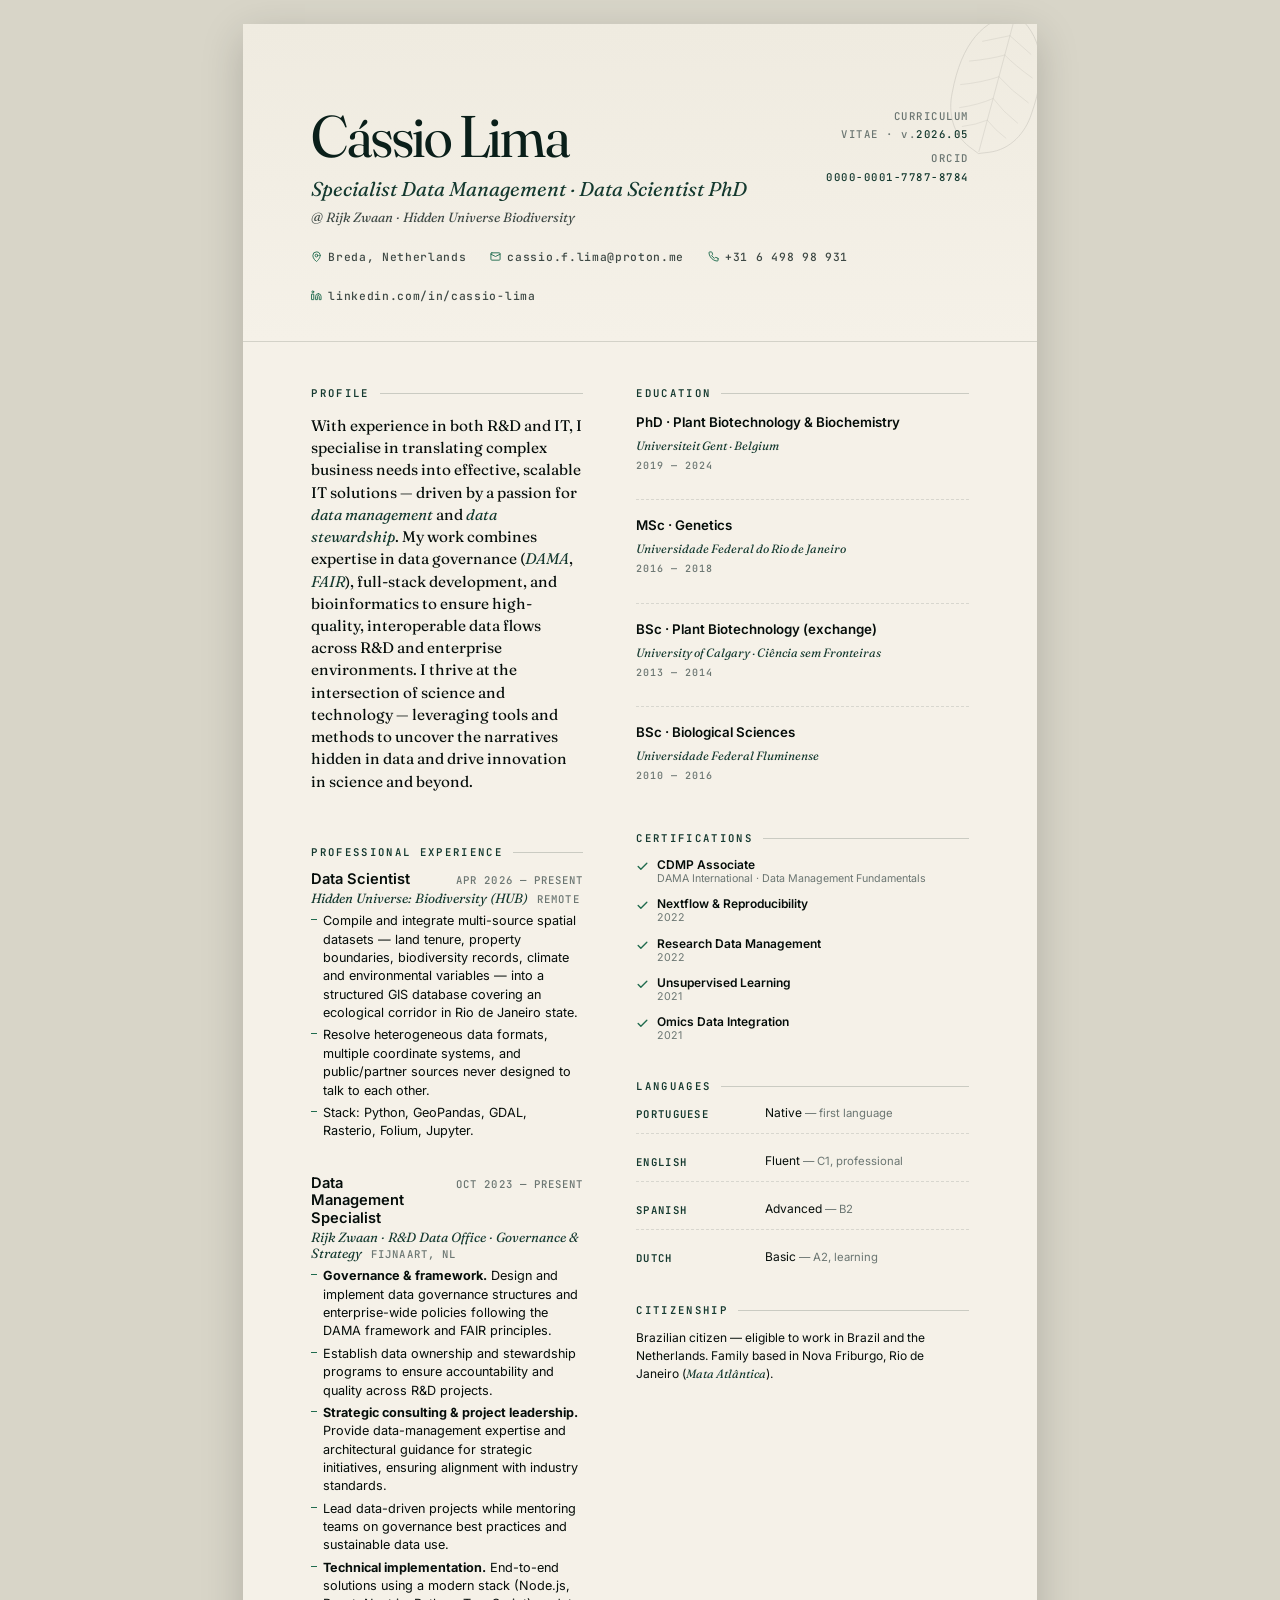
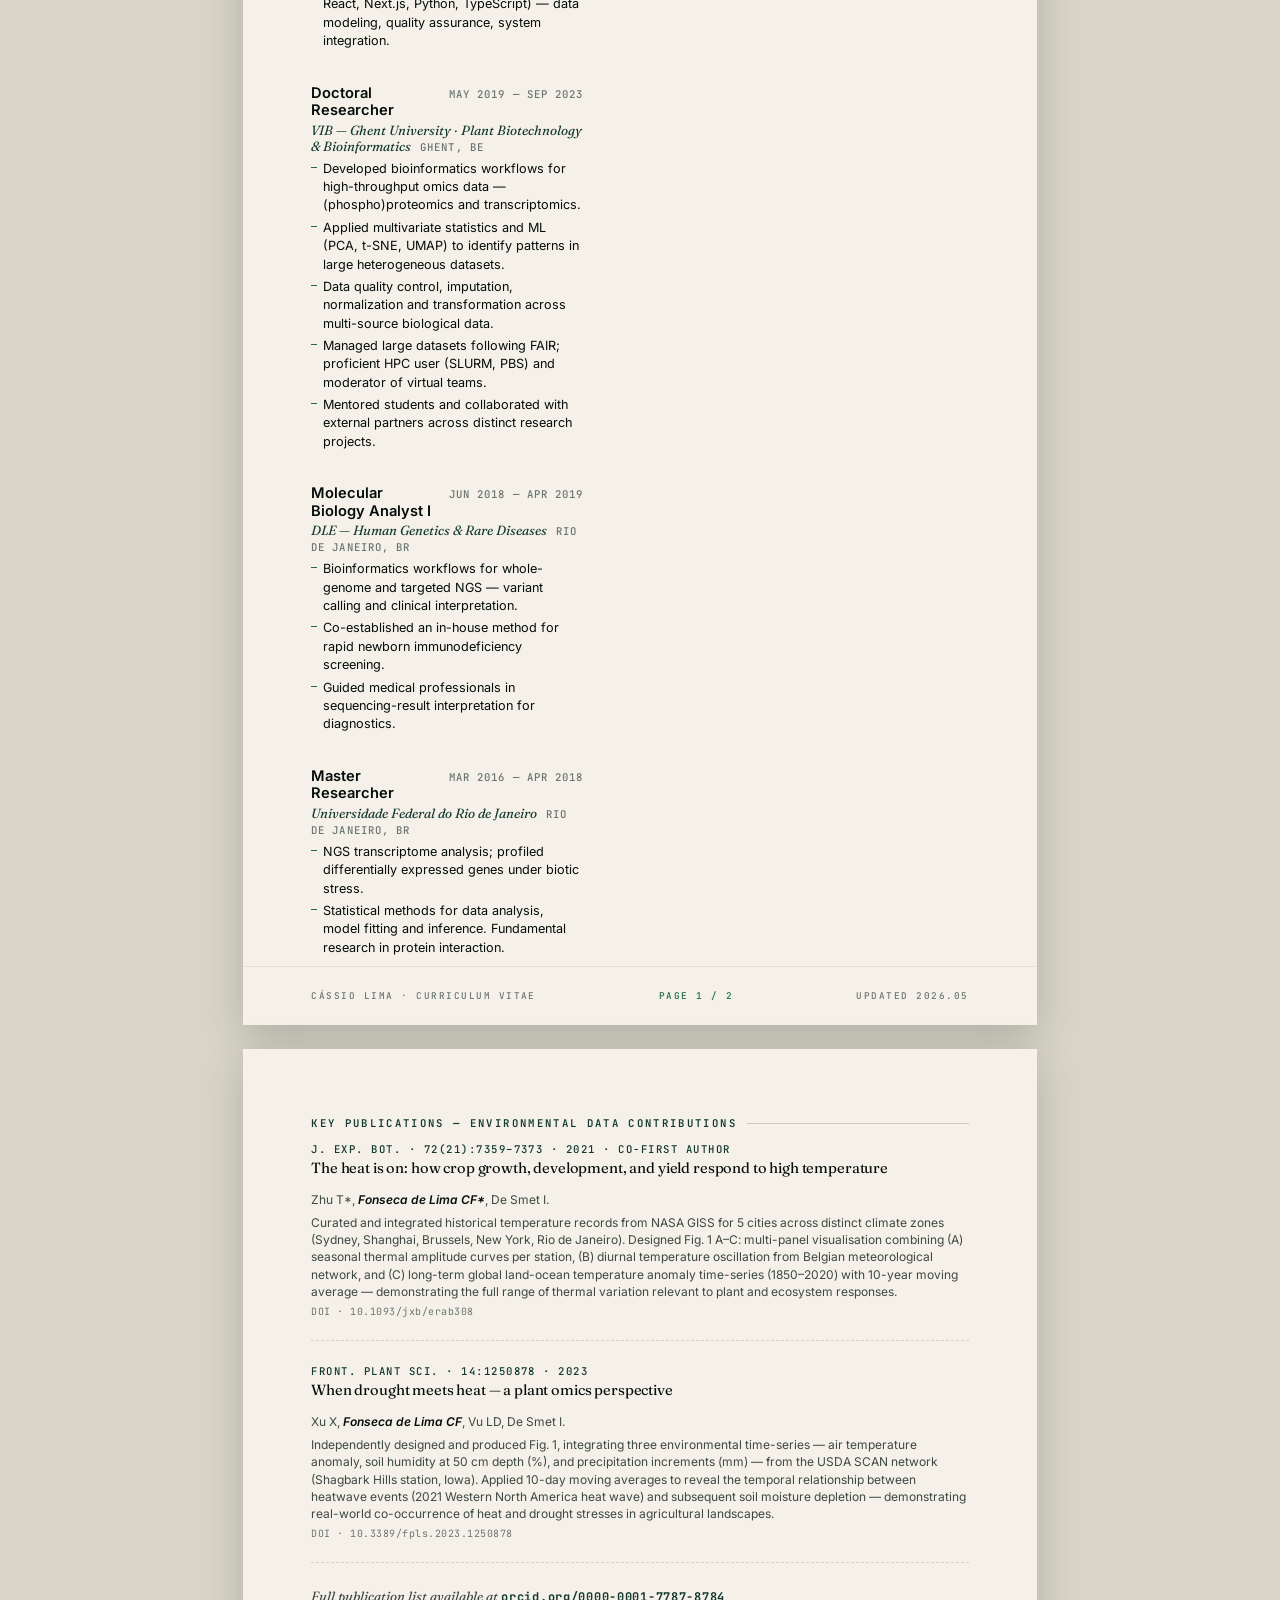
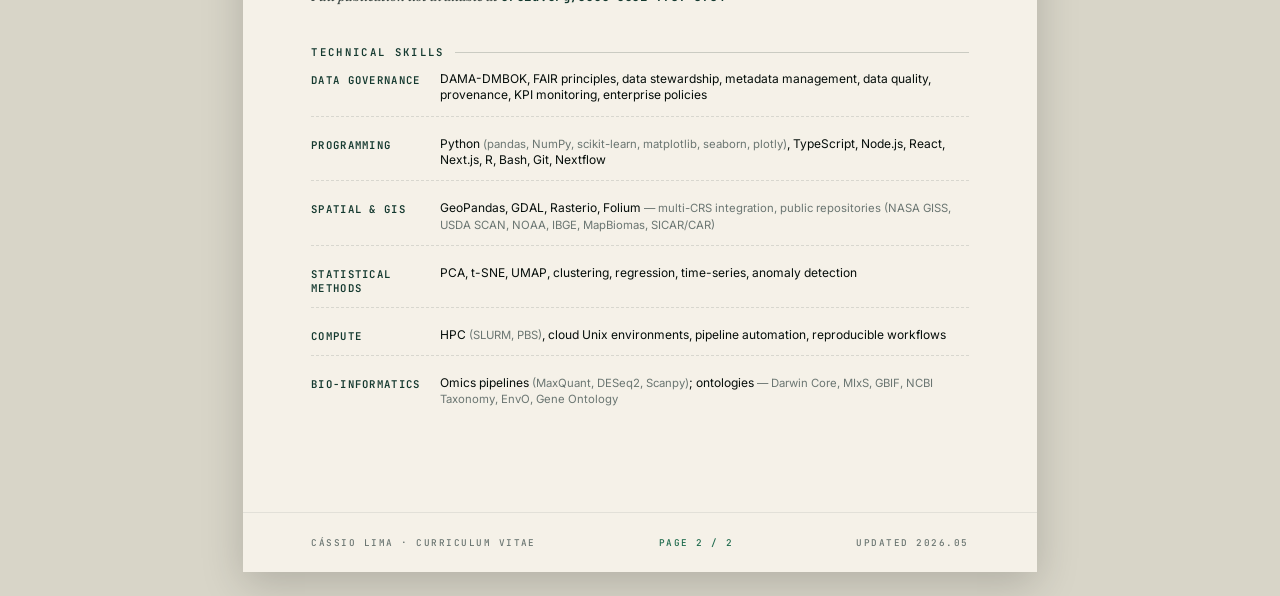
<file: cv/index.html>
<!DOCTYPE html>
<html lang="en" data-theme="light">
<head>
<meta charset="utf-8">
<title>Cássio Lima — CV</title>
<link rel="stylesheet" href="../colors_and_type.css">
<style>
  @page { size: A4; margin: 0; }
  html, body { background: #d8d5c8; margin: 0; padding: 0; }
  body { font-family: var(--font-sans); color: var(--ink); -webkit-print-color-adjust: exact; print-color-adjust: exact; }

  .page {
    width: 210mm;
    min-height: 297mm;
    margin: 24px auto;
    background: var(--paper);
    color: var(--ink);
    box-shadow: 0 12px 40px rgba(0,0,0,0.18);
    position: relative;
    overflow: hidden;
    page-break-after: always;
  }
  .page:last-child { page-break-after: auto; }

  @media print {
    html, body { background: white; }
    .page { margin: 0; box-shadow: none; width: 210mm; min-height: 297mm; }
  }

  /* ============ HEADER ============ */
  .cv-header {
    padding: 22mm 18mm 10mm 18mm;
    border-bottom: 1px solid rgba(10,31,26,0.12);
    position: relative;
    background: linear-gradient(180deg, #efebe0 0%, var(--paper) 100%);
  }
  .cv-header::before {
    content: '';
    position: absolute;
    top: 0; right: 0;
    width: 160px; height: 160px;
    background: url('../assets/leaf-venation.svg') center / contain no-repeat;
    color: var(--chloro-500);
    opacity: 0.18;
    transform: translate(40px, -20px) rotate(15deg);
    pointer-events: none;
  }
  .cv-id {
    display: flex; align-items: flex-start; justify-content: space-between; gap: 24px;
    margin-bottom: 12px;
  }
  .cv-name {
    font-family: var(--font-serif);
    font-weight: 400;
    font-size: 44pt;
    line-height: 1;
    letter-spacing: -0.025em;
    color: #0a1f1a;
    margin: 0 0 6px;
    font-variation-settings: "opsz" 144, "SOFT" 30;
  }
  .cv-role {
    font-family: var(--font-serif);
    font-style: italic;
    font-size: 15pt;
    color: var(--chloro-700);
    margin: 0;
  }
  .cv-id-mono {
    text-align: right;
    font-family: var(--font-mono); font-weight: 500;
    font-size: 8pt; letter-spacing: 0.14em;
    color: var(--slate-500);
    line-height: 1.7;
  }
  .cv-id-mono .accent { color: var(--chloro-700); }

  .cv-contact {
    display: flex; gap: 24px; flex-wrap: wrap;
    font-family: var(--font-mono); font-weight: 500;
    font-size: 8.5pt; letter-spacing: 0.06em;
    color: var(--slate-700);
    padding-top: 8px;
  }
  .cv-contact span { display: inline-flex; align-items: center; gap: 6px; }
  .cv-contact svg { color: var(--chloro-500); flex-shrink: 0; }

  /* ============ BODY ============ */
  .cv-body {
    display: grid;
    grid-template-columns: 1fr 88mm;
    gap: 14mm;
    padding: 12mm 18mm 18mm 18mm;
  }
  .cv-main { display: flex; flex-direction: column; gap: 10mm; }
  .cv-aside { display: flex; flex-direction: column; gap: 10mm; }

  /* Section labels */
  .lbl {
    font-family: var(--font-mono); font-weight: 600;
    font-size: 8pt; letter-spacing: 0.22em;
    text-transform: uppercase; color: var(--chloro-700);
    display: flex; align-items: center; gap: 10px;
    margin: 0 0 12px;
  }
  .lbl::after {
    content: ''; flex: 1;
    height: 1px;
    background: rgba(10,31,26,0.18);
  }

  /* Profile */
  .profile {
    font-family: var(--font-serif);
    font-size: 11.5pt;
    line-height: 1.45;
    color: var(--ink);
  }
  .profile em { font-style: italic; color: var(--chloro-700); }

  /* Experience */
  .xp-item { margin-bottom: 9mm; }
  .xp-item:last-child { margin-bottom: 0; }
  .xp-head { display: flex; justify-content: space-between; align-items: baseline; gap: 16px; margin-bottom: 2px; }
  .xp-role {
    font-family: var(--font-sans);
    font-weight: 600;
    font-size: 11pt;
    color: var(--ink);
    margin: 0;
  }
  .xp-period {
    font-family: var(--font-mono); font-weight: 500;
    font-size: 8pt; letter-spacing: 0.10em;
    color: var(--slate-500);
    white-space: nowrap;
  }
  .xp-org {
    font-family: var(--font-serif); font-style: italic;
    font-size: 10pt;
    color: var(--chloro-700);
    margin-bottom: 6px;
  }
  .xp-org .place { color: var(--slate-500); font-style: normal; font-family: var(--font-mono); font-weight: 500; font-size: 8pt; letter-spacing: 0.10em; margin-left: 6px; }
  .xp-bullets {
    list-style: none;
    padding: 0; margin: 0;
    display: flex; flex-direction: column; gap: 4px;
  }
  .xp-bullets li {
    position: relative;
    padding-left: 12px;
    font-size: 9.5pt;
    line-height: 1.45;
    color: var(--ink);
  }
  .xp-bullets li::before {
    content: ''; position: absolute; left: 0; top: 7px;
    width: 6px; height: 1px;
    background: var(--chloro-500);
  }

  /* Publications */
  .pub-item { margin-bottom: 6mm; padding-bottom: 6mm; border-bottom: 1px dashed rgba(10,31,26,0.14); }
  .pub-item:last-child { border: none; margin-bottom: 0; padding-bottom: 0; }
  .pub-venue {
    font-family: var(--font-mono); font-weight: 500;
    font-size: 8pt; letter-spacing: 0.14em; text-transform: uppercase;
    color: var(--chloro-700);
    margin-bottom: 3px;
  }
  .pub-title {
    font-family: var(--font-serif);
    font-weight: 400;
    font-size: 11pt;
    line-height: 1.3;
    letter-spacing: -0.01em;
    color: var(--ink);
    margin: 0 0 4px;
  }
  .pub-authors {
    font-size: 9pt;
    color: var(--slate-700);
    margin-bottom: 4px;
  }
  .pub-authors .me { color: var(--ink); font-weight: 600; font-style: italic; }
  .pub-blurb {
    font-size: 9pt; line-height: 1.45;
    color: var(--slate-700);
    margin: 0;
  }
  .pub-doi {
    font-family: var(--font-mono);
    font-size: 7.5pt; letter-spacing: 0.05em;
    color: var(--slate-500);
    margin-top: 4px;
  }

  /* Aside */
  .skills-block { display: flex; flex-direction: column; gap: 5mm; }
  .skill-row { display: grid; grid-template-columns: 32mm 1fr; gap: 8px; padding-bottom: 3mm; border-bottom: 1px dashed rgba(10,31,26,0.12); }
  .skill-row:last-child { border: none; padding-bottom: 0; }
  .skill-k {
    font-family: var(--font-mono); font-weight: 600;
    font-size: 8pt; letter-spacing: 0.12em;
    text-transform: uppercase;
    color: var(--chloro-700);
    padding-top: 2px;
  }
  .skill-v { font-size: 9pt; line-height: 1.4; color: var(--ink); }
  .skill-v .sub { color: var(--slate-500); font-size: 8.5pt; }

  .edu-block { display: flex; flex-direction: column; gap: 4mm; }
  .edu-item { padding-bottom: 4mm; border-bottom: 1px dashed rgba(10,31,26,0.12); }
  .edu-item:last-child { border: none; padding-bottom: 0; }
  .edu-deg {
    font-family: var(--font-sans);
    font-weight: 600;
    font-size: 10pt;
    color: var(--ink);
    margin: 0;
  }
  .edu-org {
    font-family: var(--font-serif); font-style: italic;
    font-size: 9pt;
    color: var(--chloro-700);
    margin: 2px 0 0;
  }
  .edu-period { font-family: var(--font-mono); font-weight: 500; font-size: 7.5pt; letter-spacing: 0.10em; color: var(--slate-500); margin-top: 2px; }

  .cert-block { display: flex; flex-direction: column; gap: 3mm; font-size: 9pt; color: var(--ink); }
  .cert-block .row { display: flex; gap: 8px; align-items: flex-start; }
  .cert-block .row svg { color: var(--chloro-500); flex-shrink: 0; margin-top: 3px; }
  .cert-block .row strong { font-weight: 600; }
  .cert-block .row .meta { color: var(--slate-500); font-size: 8pt; }

  /* Footer */
  .cv-foot {
    position: absolute; bottom: 0; left: 0; right: 0;
    padding: 6mm 18mm;
    display: flex; justify-content: space-between;
    font-family: var(--font-mono); font-weight: 500;
    font-size: 7pt; letter-spacing: 0.16em;
    color: var(--slate-500);
    border-top: 1px solid rgba(10,31,26,0.08);
  }
  .cv-foot .mark { color: var(--chloro-500); }
</style>
</head>
<body>

<!-- ============ PAGE 1 ============ -->
<div class="page" data-screen-label="CV · Page 1">
  <header class="cv-header">
    <div class="cv-id">
      <div>
        <h1 class="cv-name">Cássio Lima</h1>
        <p class="cv-role">Specialist Data Management · Data Scientist PhD</p>
        <p class="cv-role" style="font-size: 10pt; color: var(--slate-700); margin-top: 2px;">@ Rijk Zwaan · Hidden Universe Biodiversity</p>
      </div>
      <div class="cv-id-mono">
        <div>CURRICULUM</div>
        <div>VITAE · v.<span class="accent">2026.05</span></div>
        <div style="margin-top: 6px">ORCID</div>
        <div class="accent">0000-0001-7787-8784</div>
      </div>
    </div>
    <div class="cv-contact">
      <span><svg width="11" height="11" viewBox="0 0 24 24" fill="none" stroke="currentColor" stroke-width="2" stroke-linecap="round" stroke-linejoin="round"><path d="M20 10c0 7-8 13-8 13s-8-6-8-13a8 8 0 0 1 16 0Z"/><circle cx="12" cy="10" r="3"/></svg> Breda, Netherlands</span>
      <span><svg width="11" height="11" viewBox="0 0 24 24" fill="none" stroke="currentColor" stroke-width="2" stroke-linecap="round" stroke-linejoin="round"><rect width="20" height="16" x="2" y="4" rx="2"/><path d="m22 7-10 5L2 7"/></svg> cassio.f.lima@proton.me</span>
      <span><svg width="11" height="11" viewBox="0 0 24 24" fill="none" stroke="currentColor" stroke-width="2" stroke-linecap="round" stroke-linejoin="round"><path d="M22 16.92v3a2 2 0 0 1-2.18 2 19.79 19.79 0 0 1-8.63-3.07 19.5 19.5 0 0 1-6-6 19.79 19.79 0 0 1-3.07-8.67A2 2 0 0 1 4.11 2h3a2 2 0 0 1 2 1.72c.13.96.36 1.9.7 2.81a2 2 0 0 1-.45 2.11L8.09 9.91a16 16 0 0 0 6 6l1.27-1.27a2 2 0 0 1 2.11-.45c.91.34 1.85.57 2.81.7A2 2 0 0 1 22 16.92Z"/></svg> +31 6 498 98 931</span>
      <span><svg width="11" height="11" viewBox="0 0 24 24" fill="none" stroke="currentColor" stroke-width="2" stroke-linecap="round" stroke-linejoin="round"><path d="M16 8a6 6 0 0 1 6 6v7h-4v-7a2 2 0 0 0-4 0v7h-4v-7a6 6 0 0 1 6-6Z"/><rect width="4" height="12" x="2" y="9"/><circle cx="4" cy="4" r="2"/></svg> linkedin.com/in/cassio-lima</span>
    </div>
  </header>

  <div class="cv-body">
    <main class="cv-main">
      <section>
        <h2 class="lbl">Profile</h2>
        <p class="profile">
          With experience in both R&amp;D and IT, I specialise in translating complex business needs into effective, scalable IT solutions — driven by a passion for <em>data management</em> and <em>data stewardship</em>. My work combines expertise in data governance (<em>DAMA</em>, <em>FAIR</em>), full-stack development, and bioinformatics to ensure high-quality, interoperable data flows across R&amp;D and enterprise environments. I thrive at the intersection of science and technology — leveraging tools and methods to uncover the narratives hidden in data and drive innovation in science and beyond.
        </p>
      </section>

      <section>
        <h2 class="lbl">Professional experience</h2>

        <article class="xp-item">
          <div class="xp-head">
            <h3 class="xp-role">Data Scientist</h3>
            <span class="xp-period">APR 2026 — PRESENT</span>
          </div>
          <div class="xp-org">Hidden Universe: Biodiversity (HUB) <span class="place">REMOTE</span></div>
          <ul class="xp-bullets">
            <li>Compile and integrate multi-source spatial datasets — land tenure, property boundaries, biodiversity records, climate and environmental variables — into a structured GIS database covering an ecological corridor in Rio de Janeiro state.</li>
            <li>Resolve heterogeneous data formats, multiple coordinate systems, and public/partner sources never designed to talk to each other.</li>
            <li>Stack: Python, GeoPandas, GDAL, Rasterio, Folium, Jupyter.</li>
          </ul>
        </article>

        <article class="xp-item">
          <div class="xp-head">
            <h3 class="xp-role">Data Management Specialist</h3>
            <span class="xp-period">OCT 2023 — PRESENT</span>
          </div>
          <div class="xp-org">Rijk Zwaan · R&amp;D Data Office · Governance &amp; Strategy <span class="place">FIJNAART, NL</span></div>
          <ul class="xp-bullets">
            <li><strong>Governance &amp; framework.</strong> Design and implement data governance structures and enterprise-wide policies following the DAMA framework and FAIR principles.</li>
            <li>Establish data ownership and stewardship programs to ensure accountability and quality across R&amp;D projects.</li>
            <li><strong>Strategic consulting &amp; project leadership.</strong> Provide data-management expertise and architectural guidance for strategic initiatives, ensuring alignment with industry standards.</li>
            <li>Lead data-driven projects while mentoring teams on governance best practices and sustainable data use.</li>
            <li><strong>Technical implementation.</strong> End-to-end solutions using a modern stack (Node.js, React, Next.js, Python, TypeScript) — data modeling, quality assurance, system integration.</li>
          </ul>
        </article>

        <article class="xp-item">
          <div class="xp-head">
            <h3 class="xp-role">Doctoral Researcher</h3>
            <span class="xp-period">MAY 2019 — SEP 2023</span>
          </div>
          <div class="xp-org">VIB — Ghent University · Plant Biotechnology &amp; Bioinformatics <span class="place">GHENT, BE</span></div>
          <ul class="xp-bullets">
            <li>Developed bioinformatics workflows for high-throughput omics data — (phospho)proteomics and transcriptomics.</li>
            <li>Applied multivariate statistics and ML (PCA, t-SNE, UMAP) to identify patterns in large heterogeneous datasets.</li>
            <li>Data quality control, imputation, normalization and transformation across multi-source biological data.</li>
            <li>Managed large datasets following FAIR; proficient HPC user (SLURM, PBS) and moderator of virtual teams.</li>
            <li>Mentored students and collaborated with external partners across distinct research projects.</li>
          </ul>
        </article>

        <article class="xp-item">
          <div class="xp-head">
            <h3 class="xp-role">Molecular Biology Analyst I</h3>
            <span class="xp-period">JUN 2018 — APR 2019</span>
          </div>
          <div class="xp-org">DLE — Human Genetics &amp; Rare Diseases <span class="place">RIO DE JANEIRO, BR</span></div>
          <ul class="xp-bullets">
            <li>Bioinformatics workflows for whole-genome and targeted NGS — variant calling and clinical interpretation.</li>
            <li>Co-established an in-house method for rapid newborn immunodeficiency screening.</li>
            <li>Guided medical professionals in sequencing-result interpretation for diagnostics.</li>
          </ul>
        </article>

        <article class="xp-item">
          <div class="xp-head">
            <h3 class="xp-role">Master Researcher</h3>
            <span class="xp-period">MAR 2016 — APR 2018</span>
          </div>
          <div class="xp-org">Universidade Federal do Rio de Janeiro <span class="place">RIO DE JANEIRO, BR</span></div>
          <ul class="xp-bullets">
            <li>NGS transcriptome analysis; profiled differentially expressed genes under biotic stress.</li>
            <li>Statistical methods for data analysis, model fitting and inference. Fundamental research in protein interaction.</li>
          </ul>
        </article>
      </section>
    </main>

    <aside class="cv-aside">
      <section>
        <h2 class="lbl">Education</h2>
        <div class="edu-block">
          <div class="edu-item">
            <p class="edu-deg">PhD · Plant Biotechnology &amp; Biochemistry</p>
            <p class="edu-org">Universiteit Gent · Belgium</p>
            <p class="edu-period">2019 — 2024</p>
          </div>
          <div class="edu-item">
            <p class="edu-deg">MSc · Genetics</p>
            <p class="edu-org">Universidade Federal do Rio de Janeiro</p>
            <p class="edu-period">2016 — 2018</p>
          </div>
          <div class="edu-item">
            <p class="edu-deg">BSc · Plant Biotechnology (exchange)</p>
            <p class="edu-org">University of Calgary · Ciência sem Fronteiras</p>
            <p class="edu-period">2013 — 2014</p>
          </div>
          <div class="edu-item">
            <p class="edu-deg">BSc · Biological Sciences</p>
            <p class="edu-org">Universidade Federal Fluminense</p>
            <p class="edu-period">2010 — 2016</p>
          </div>
        </div>
      </section>

      <section>
        <h2 class="lbl">Certifications</h2>
        <div class="cert-block">
          <div class="row">
            <svg width="13" height="13" viewBox="0 0 24 24" fill="none" stroke="currentColor" stroke-width="2.5" stroke-linecap="round" stroke-linejoin="round"><path d="M20 6 9 17l-5-5"/></svg>
            <div><strong>CDMP Associate</strong><div class="meta">DAMA International · Data Management Fundamentals</div></div>
          </div>
          <div class="row">
            <svg width="13" height="13" viewBox="0 0 24 24" fill="none" stroke="currentColor" stroke-width="2.5" stroke-linecap="round" stroke-linejoin="round"><path d="M20 6 9 17l-5-5"/></svg>
            <div><strong>Nextflow &amp; Reproducibility</strong><div class="meta">2022</div></div>
          </div>
          <div class="row">
            <svg width="13" height="13" viewBox="0 0 24 24" fill="none" stroke="currentColor" stroke-width="2.5" stroke-linecap="round" stroke-linejoin="round"><path d="M20 6 9 17l-5-5"/></svg>
            <div><strong>Research Data Management</strong><div class="meta">2022</div></div>
          </div>
          <div class="row">
            <svg width="13" height="13" viewBox="0 0 24 24" fill="none" stroke="currentColor" stroke-width="2.5" stroke-linecap="round" stroke-linejoin="round"><path d="M20 6 9 17l-5-5"/></svg>
            <div><strong>Unsupervised Learning</strong><div class="meta">2021</div></div>
          </div>
          <div class="row">
            <svg width="13" height="13" viewBox="0 0 24 24" fill="none" stroke="currentColor" stroke-width="2.5" stroke-linecap="round" stroke-linejoin="round"><path d="M20 6 9 17l-5-5"/></svg>
            <div><strong>Omics Data Integration</strong><div class="meta">2021</div></div>
          </div>
        </div>
      </section>

      <section>
        <h2 class="lbl">Languages</h2>
        <div class="skills-block">
          <div class="skill-row"><span class="skill-k">Portuguese</span><span class="skill-v">Native <span class="sub">— first language</span></span></div>
          <div class="skill-row"><span class="skill-k">English</span><span class="skill-v">Fluent <span class="sub">— C1, professional</span></span></div>
          <div class="skill-row"><span class="skill-k">Spanish</span><span class="skill-v">Advanced <span class="sub">— B2</span></span></div>
          <div class="skill-row"><span class="skill-k">Dutch</span><span class="skill-v">Basic <span class="sub">— A2, learning</span></span></div>
        </div>
      </section>

      <section>
        <h2 class="lbl">Citizenship</h2>
        <p style="font-size: 9pt; line-height: 1.5; margin: 0; color: var(--ink);">Brazilian citizen — eligible to work in Brazil and the Netherlands. Family based in Nova Friburgo, Rio de Janeiro (<em style="font-family: var(--font-serif); color: var(--chloro-700);">Mata Atlântica</em>).</p>
      </section>
    </aside>
  </div>

  <div class="cv-foot">
    <span>CÁSSIO LIMA · CURRICULUM VITAE</span>
    <span class="mark">PAGE 1 / 2</span>
    <span>UPDATED 2026.05</span>
  </div>
</div>

<!-- ============ PAGE 2 ============ -->
<div class="page" data-screen-label="CV · Page 2">
  <div class="cv-body" style="grid-template-columns: 1fr; padding-top: 18mm;">
    <main class="cv-main">
      <section>
        <h2 class="lbl">Key publications — environmental data contributions</h2>

        <article class="pub-item">
          <div class="pub-venue">J. Exp. Bot. · 72(21):7359–7373 · 2021 · CO-FIRST AUTHOR</div>
          <h3 class="pub-title">The heat is on: how crop growth, development, and yield respond to high temperature</h3>
          <p class="pub-authors">Zhu T*, <span class="me">Fonseca de Lima CF*</span>, De Smet I.</p>
          <p class="pub-blurb">Curated and integrated historical temperature records from NASA GISS for 5 cities across distinct climate zones (Sydney, Shanghai, Brussels, New York, Rio de Janeiro). Designed Fig. 1 A–C: multi-panel visualisation combining (A) seasonal thermal amplitude curves per station, (B) diurnal temperature oscillation from Belgian meteorological network, and (C) long-term global land-ocean temperature anomaly time-series (1850–2020) with 10-year moving average — demonstrating the full range of thermal variation relevant to plant and ecosystem responses.</p>
          <div class="pub-doi">DOI · 10.1093/jxb/erab308</div>
        </article>

        <article class="pub-item">
          <div class="pub-venue">Front. Plant Sci. · 14:1250878 · 2023</div>
          <h3 class="pub-title">When drought meets heat — a plant omics perspective</h3>
          <p class="pub-authors">Xu X, <span class="me">Fonseca de Lima CF</span>, Vu LD, De Smet I.</p>
          <p class="pub-blurb">Independently designed and produced Fig. 1, integrating three environmental time-series — air temperature anomaly, soil humidity at 50 cm depth (%), and precipitation increments (mm) — from the USDA SCAN network (Shagbark Hills station, Iowa). Applied 10-day moving averages to reveal the temporal relationship between heatwave events (2021 Western North America heat wave) and subsequent soil moisture depletion — demonstrating real-world co-occurrence of heat and drought stresses in agricultural landscapes.</p>
          <div class="pub-doi">DOI · 10.3389/fpls.2023.1250878</div>
        </article>

        <p style="font-family: var(--font-serif); font-style: italic; font-size: 10pt; color: var(--slate-700); margin: 6mm 0 0;">
          Full publication list available at <strong style="font-family: var(--font-mono); font-style: normal; color: var(--chloro-700); font-size: 9pt; letter-spacing: 0.06em;">orcid.org/0000-0001-7787-8784</strong>
        </p>
      </section>

      <section>
        <h2 class="lbl">Technical skills</h2>
        <div class="skills-block">
          <div class="skill-row">
            <span class="skill-k">Data governance</span>
            <span class="skill-v">DAMA-DMBOK, FAIR principles, data stewardship, metadata management, data quality, provenance, KPI monitoring, enterprise policies</span>
          </div>
          <div class="skill-row">
            <span class="skill-k">Programming</span>
            <span class="skill-v">Python <span class="sub">(pandas, NumPy, scikit-learn, matplotlib, seaborn, plotly)</span>, TypeScript, Node.js, React, Next.js, R, Bash, Git, Nextflow</span>
          </div>
          <div class="skill-row">
            <span class="skill-k">Spatial &amp; GIS</span>
            <span class="skill-v">GeoPandas, GDAL, Rasterio, Folium <span class="sub">— multi-CRS integration, public repositories (NASA GISS, USDA SCAN, NOAA, IBGE, MapBiomas, SICAR/CAR)</span></span>
          </div>
          <div class="skill-row">
            <span class="skill-k">Statistical methods</span>
            <span class="skill-v">PCA, t-SNE, UMAP, clustering, regression, time-series, anomaly detection</span>
          </div>
          <div class="skill-row">
            <span class="skill-k">Compute</span>
            <span class="skill-v">HPC <span class="sub">(SLURM, PBS)</span>, cloud Unix environments, pipeline automation, reproducible workflows</span>
          </div>
          <div class="skill-row">
            <span class="skill-k">Bio-informatics</span>
            <span class="skill-v">Omics pipelines <span class="sub">(MaxQuant, DESeq2, Scanpy)</span>; ontologies <span class="sub">— Darwin Core, MIxS, GBIF, NCBI Taxonomy, EnvO, Gene Ontology</span></span>
          </div>
        </div>
      </section>
    </main>
  </div>

  <div class="cv-foot">
    <span>CÁSSIO LIMA · CURRICULUM VITAE</span>
    <span class="mark">PAGE 2 / 2</span>
    <span>UPDATED 2026.05</span>
  </div>
</div>

</body>
</html>
</file>
<file: colors_and_type.css>
/* =============================================================
   Cássio Lima — Personal Brand Foundation Tokens
   "Dark mode lab" — moody, scientific, botanical.
   PhD in Plant Biotechnology · Data Scientist
   ============================================================= */

@import url('https://fonts.googleapis.com/css2?family=Fraunces:ital,opsz,wght@0,9..144,300..700;1,9..144,300..700&family=Inter:wght@400;500;600;700&family=JetBrains+Mono:wght@400;500;700&display=swap');

:root {
  /* ---------- Brand: Chlorophyll greens (signature) -------- */
  --chloro-950: #050d0a;
  --chloro-900: #0a1f1a;   /* PRIMARY background (dark mode) */
  --chloro-800: #0f2c25;
  --chloro-700: #14392f;
  --chloro-600: #1a4a3c;
  --chloro-500: #1f6b4d;   /* PRIMARY brand green */
  --chloro-400: #2d8a64;
  --chloro-300: #5fb893;   /* accent, links on dark */
  --chloro-200: #93cdb1;
  --chloro-100: #d4eadb;   /* tint, paper accents */
  --chloro-050: #ecf3ee;

  /* ---------- Bio-luminescent (single accent, sparse) ------ */
  --biolum:     #7df0c0;   /* highlights, focus rings, data spikes */
  --biolum-dim: #3fb087;

  /* ---------- Sequence (data viz secondary) ---------------- */
  --seq-900: #0c1f2d;
  --seq-700: #1d4e75;
  --seq-500: #3a86b8;
  --seq-300: #8ec1dd;
  --seq-100: #d4e7f2;

  /* ---------- Soil / earth (warm tertiary) ----------------- */
  --soil-700: #6b4a2a;
  --soil-500: #a07644;
  --soil-300: #c89a6a;
  --soil-100: #ede0cc;

  /* ---------- Status ---------------------------------------- */
  --signal-ok:    var(--chloro-300);
  --signal-info:  #6bb6db;
  --signal-warn:  #d4a44a;
  --signal-error: #d96d5a;

  /* ---------- Neutrals (cool) ------------------------------ */
  --ink:        #050d0a;
  --night:      #0a1311;
  --carbon:     #131c19;
  --graphite:   #1d2723;
  --slate-800:  #2a3531;
  --slate-700:  #3d4844;
  --slate-500:  #6b7672;
  --slate-300:  #a8b0aa;
  --slate-200:  #c8cec8;
  --slate-100:  #dfe2dd;
  --bone:       #ebe6db;
  --paper:      #f5f1e8;
  --paper-soft: #ece6d8;
  --white:      #ffffff;

  /* ---------- Semantic — DARK MODE IS DEFAULT -------------- */
  --bg:           var(--chloro-900);
  --bg-deep:      var(--chloro-950);
  --bg-soft:      var(--chloro-800);
  --surface:      #0d2620;        /* card, slightly raised */
  --surface-alt:  #112d26;        /* nested card */
  --surface-hi:   #163a31;        /* hovered card */
  --fg:           #e6e8df;
  --fg-strong:    #f3f1e8;
  --fg-muted:     #9aa39c;
  --fg-subtle:    #6f7873;
  --fg-inverse:   var(--ink);
  --border:       rgba(214, 234, 219, 0.10);
  --border-strong:rgba(214, 234, 219, 0.18);
  --rule:         rgba(214, 234, 219, 0.08);

  --accent:       var(--chloro-300);
  --accent-fg:    var(--chloro-950);
  --link:         var(--chloro-300);
  --link-hover:   var(--biolum);

  --success:      var(--chloro-300);
  --warning:      var(--signal-warn);
  --error:        var(--signal-error);
  --info:         var(--signal-info);

  /* ---------- Type families -------------------------------- */
  --font-serif:   'Fraunces', 'Iowan Old Style', Georgia, serif;
  --font-sans:    'Inter', ui-sans-serif, system-ui, sans-serif;
  --font-mono:    'JetBrains Mono', ui-monospace, 'SF Mono', monospace;

  /* ---------- Type scale ----------------------------------- */
  --t-display:    clamp(3.5rem, 6vw, 5.5rem);
  --t-h1:         clamp(2.25rem, 3.5vw, 3.25rem);
  --t-h2:         clamp(1.75rem, 2.4vw, 2.25rem);
  --t-h3:         1.5rem;
  --t-h4:         1.25rem;
  --t-body-lg:    1.125rem;
  --t-body:       1rem;
  --t-body-sm:    0.9375rem;
  --t-caption:    0.8125rem;
  --t-micro:      0.6875rem;

  --lh-tight:     1.05;
  --lh-snug:      1.2;
  --lh-normal:    1.5;
  --lh-relaxed:   1.65;

  --tracking-tight:  -0.02em;
  --tracking-normal: 0;
  --tracking-wide:   0.04em;
  --tracking-caps:   0.16em;

  /* ---------- Spacing (4pt grid) --------------------------- */
  --space-1:  4px;
  --space-2:  8px;
  --space-3:  12px;
  --space-4:  16px;
  --space-5:  24px;
  --space-6:  32px;
  --space-7:  48px;
  --space-8:  64px;
  --space-9:  96px;
  --space-10: 128px;

  /* ---------- Radius (mostly square; gentle softening) ----- */
  --radius-0: 0;
  --radius-1: 2px;
  --radius-2: 4px;
  --radius-3: 8px;
  --radius-4: 14px;
  --radius-pill: 999px;

  /* ---------- Borders -------------------------------------- */
  --border-1: 1px solid var(--border);
  --border-1-strong: 1px solid var(--border-strong);
  --hairline: 1px solid var(--rule);

  /* ---------- Shadows -------------------------------------- */
  --shadow-1: 0 1px 0 rgba(0,0,0,0.3);
  --shadow-2: 0 2px 8px rgba(0,0,0,0.35), 0 1px 1px rgba(0,0,0,0.25);
  --shadow-3: 0 8px 24px rgba(0,0,0,0.45), 0 2px 4px rgba(0,0,0,0.3);
  --shadow-4: 0 24px 60px rgba(0,0,0,0.55), 0 4px 8px rgba(0,0,0,0.35);
  --shadow-inset: inset 0 0 0 1px rgba(214,234,219,0.06);
  --shadow-glow: 0 0 0 1px rgba(125,240,192,0.20), 0 0 24px rgba(125,240,192,0.18);

  /* ---------- Motion --------------------------------------- */
  --ease-out:   cubic-bezier(0.22, 0.61, 0.36, 1);
  --ease-in:    cubic-bezier(0.55, 0.06, 0.68, 0.19);
  --ease-std:   cubic-bezier(0.4, 0, 0.2, 1);
  --dur-fast:   120ms;
  --dur-base:   220ms;
  --dur-slow:   420ms;

  --z-base: 0;
  --z-sticky: 10;
  --z-overlay: 100;
  --z-modal: 1000;
}

/* ---------- Light mode (for CV PDFs, print, papers) -------- */
:root[data-theme="light"],
.theme-light {
  --bg:           var(--paper);
  --bg-deep:      var(--paper-soft);
  --bg-soft:      var(--paper-soft);
  --surface:      var(--white);
  --surface-alt:  var(--bone);
  --surface-hi:   #f9f6ef;
  --fg:           var(--ink);
  --fg-strong:    #000000;
  --fg-muted:     var(--slate-500);
  --fg-subtle:    var(--slate-300);
  --fg-inverse:   var(--paper);
  --border:       rgba(10,31,26,0.12);
  --border-strong:rgba(10,31,26,0.22);
  --rule:         rgba(10,31,26,0.08);

  --accent:       var(--chloro-500);
  --accent-fg:    #ffffff;
  --link:         var(--chloro-600);
  --link-hover:   var(--chloro-500);

  --shadow-1: 0 1px 0 rgba(10,31,26,0.04);
  --shadow-2: 0 1px 2px rgba(10,31,26,0.06), 0 1px 1px rgba(10,31,26,0.04);
  --shadow-3: 0 4px 12px rgba(10,31,26,0.08), 0 1px 2px rgba(10,31,26,0.04);
  --shadow-4: 0 16px 40px rgba(10,31,26,0.12), 0 2px 6px rgba(10,31,26,0.06);
}

/* ============================================================
   Semantic typography classes
   ============================================================ */
.font-sans  { font-family: var(--font-sans); }
.font-serif { font-family: var(--font-serif); }
.font-mono  { font-family: var(--font-mono); }

.t-display {
  font-family: var(--font-serif);
  font-weight: 400;
  font-size: var(--t-display);
  line-height: var(--lh-tight);
  letter-spacing: var(--tracking-tight);
  font-variation-settings: "opsz" 144, "SOFT" 0;
}

.t-h1 {
  font-family: var(--font-serif);
  font-weight: 400;
  font-size: var(--t-h1);
  line-height: var(--lh-tight);
  letter-spacing: -0.015em;
  font-variation-settings: "opsz" 96;
}

.t-h2 {
  font-family: var(--font-serif);
  font-weight: 400;
  font-size: var(--t-h2);
  line-height: var(--lh-snug);
  letter-spacing: -0.01em;
}

.t-h3 {
  font-family: var(--font-sans);
  font-weight: 600;
  font-size: var(--t-h3);
  line-height: var(--lh-snug);
}

.t-h4 {
  font-family: var(--font-sans);
  font-weight: 600;
  font-size: var(--t-h4);
  line-height: var(--lh-snug);
}

.t-body-lg {
  font-family: var(--font-sans);
  font-weight: 400;
  font-size: var(--t-body-lg);
  line-height: var(--lh-relaxed);
}

.t-body {
  font-family: var(--font-sans);
  font-weight: 400;
  font-size: var(--t-body);
  line-height: var(--lh-relaxed);
}

.t-body-sm {
  font-family: var(--font-sans);
  font-weight: 400;
  font-size: var(--t-body-sm);
  line-height: var(--lh-normal);
}

.t-caption {
  font-family: var(--font-sans);
  font-size: var(--t-caption);
  line-height: var(--lh-normal);
  color: var(--fg-muted);
}

.t-micro {
  font-family: var(--font-mono);
  font-size: var(--t-micro);
  font-weight: 500;
  text-transform: uppercase;
  letter-spacing: var(--tracking-caps);
  line-height: 1;
  color: var(--fg-muted);
}

.t-quote {
  font-family: var(--font-serif);
  font-style: italic;
  font-size: 1.5rem;
  line-height: var(--lh-snug);
}

.t-code {
  font-family: var(--font-mono);
  font-size: 0.875rem;
  background: var(--surface-alt);
  border: 1px solid var(--border);
  padding: 0.1em 0.4em;
  border-radius: var(--radius-2);
}

/* ---------- Default element bindings ---------------------- */
body  {
  font-family: var(--font-sans);
  color: var(--fg);
  background: var(--bg);
  -webkit-font-smoothing: antialiased;
  -moz-osx-font-smoothing: grayscale;
  text-rendering: optimizeLegibility;
}
h1    { font: 400 var(--t-h1)/var(--lh-tight) var(--font-serif); letter-spacing: -0.015em; }
h2    { font: 400 var(--t-h2)/var(--lh-snug)  var(--font-serif); letter-spacing: -0.01em; }
h3    { font: 600 var(--t-h3)/var(--lh-snug)  var(--font-sans); }
h4    { font: 600 var(--t-h4)/var(--lh-snug)  var(--font-sans); }
p     { font: 400 var(--t-body)/var(--lh-relaxed) var(--font-sans); }
small { font-size: var(--t-caption); color: var(--fg-muted); }
code, pre, kbd { font-family: var(--font-mono); }

a {
  color: var(--link);
  text-decoration: underline;
  text-decoration-thickness: 1px;
  text-underline-offset: 0.2em;
  text-decoration-color: color-mix(in oklab, currentColor 35%, transparent);
  transition: color var(--dur-fast) var(--ease-out);
}
a:hover { color: var(--link-hover); text-decoration-color: currentColor; }

::selection { background: var(--chloro-500); color: var(--bone); }
:root[data-theme="light"] ::selection { background: var(--chloro-100); color: var(--ink); }
</file>
